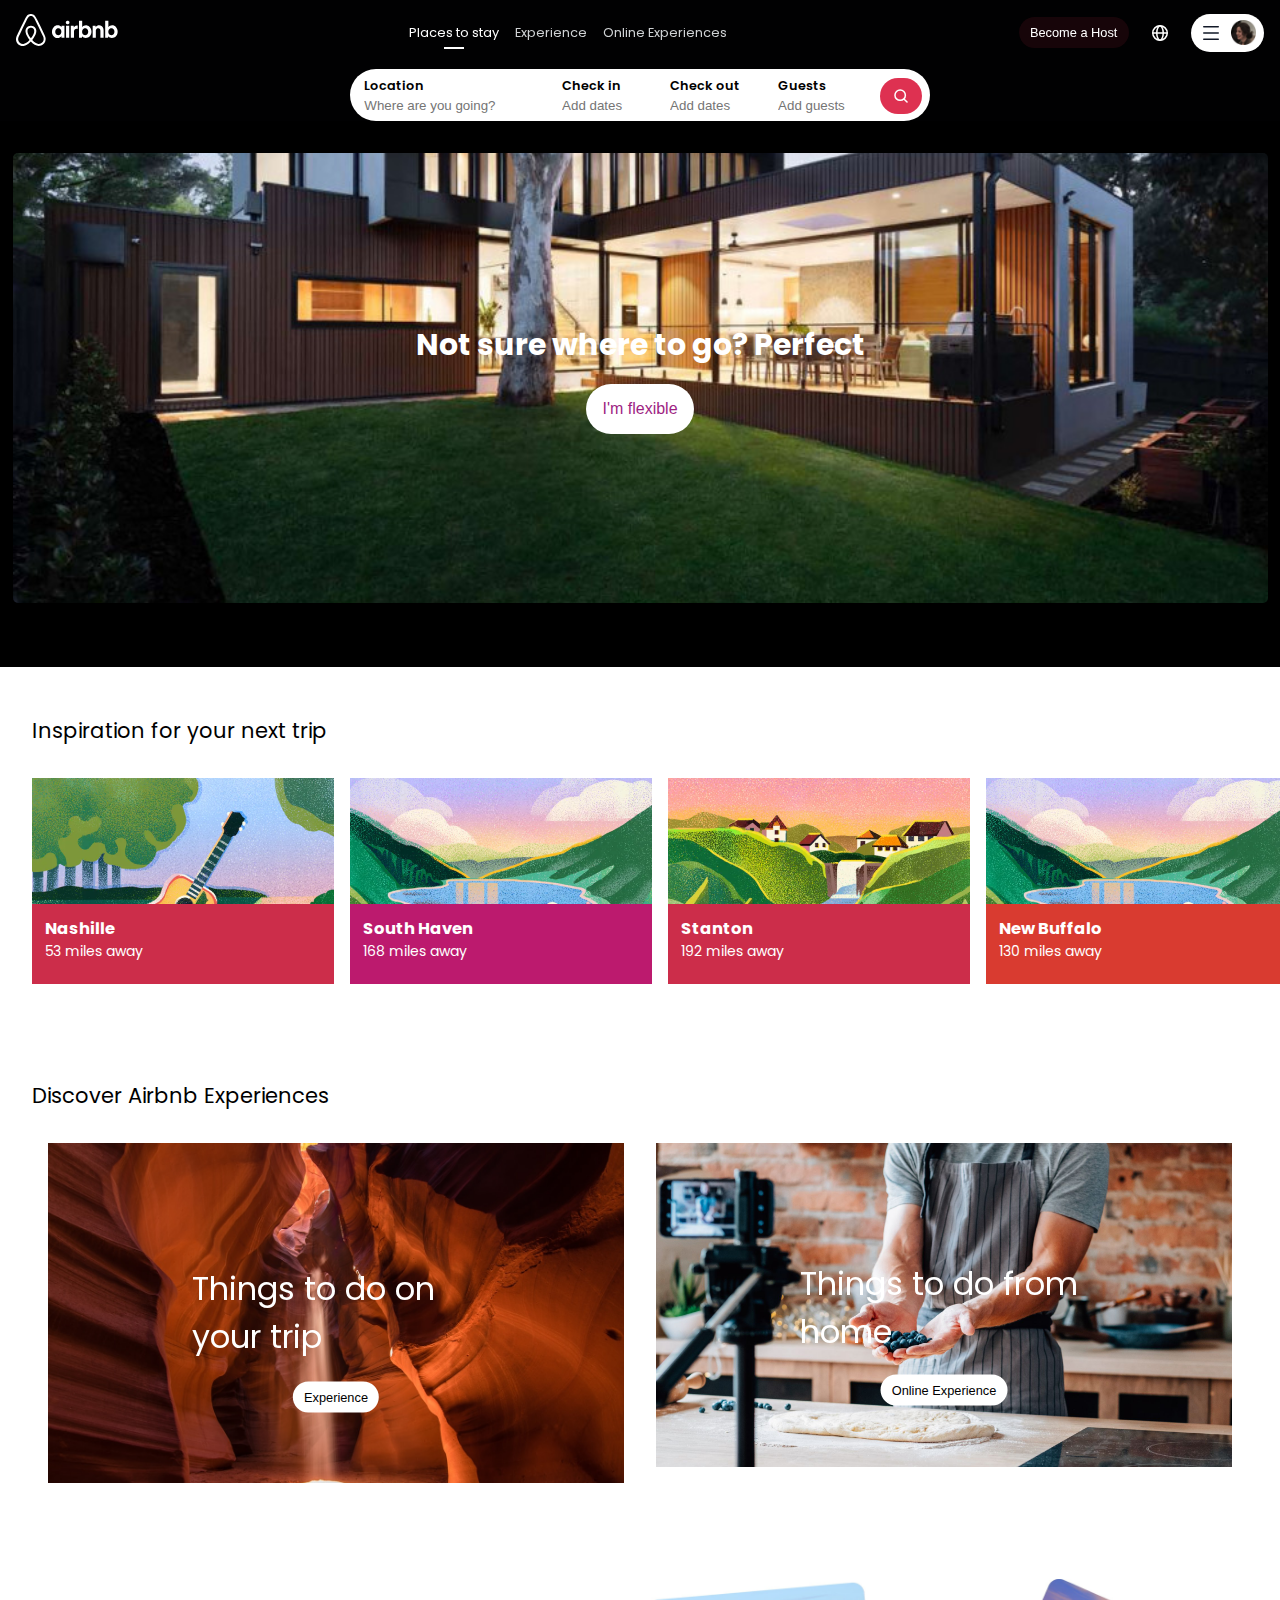
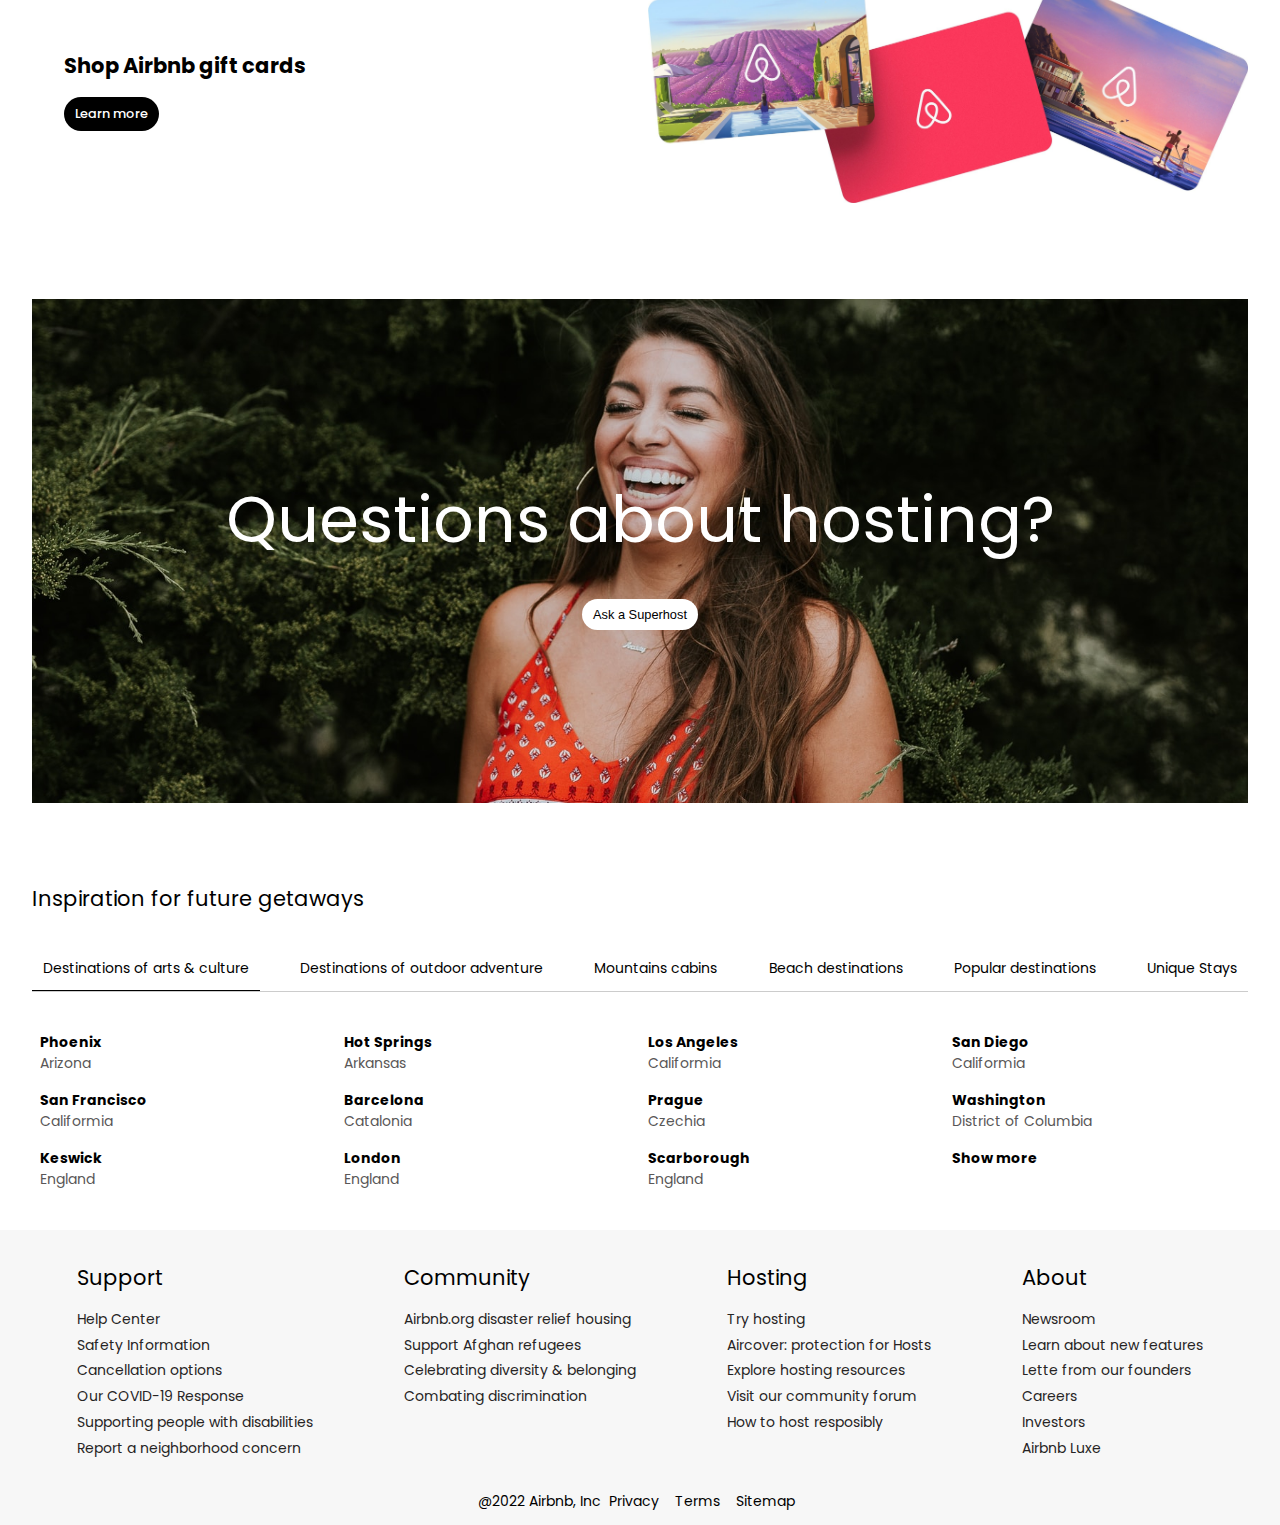
<file: index.html>
<!DOCTYPE html>
<html lang="en">

<head>
    <meta charset="UTF-8">
    <meta name="viewport" content="width=device-width, initial-scale=1.0">
    <meta http-equiv="Content-Type" content="text/html;charset=UTF-8">
    <link rel="preconnect" href="https://fonts.googleapis.com">
<link rel="preconnect" href="https://fonts.gstatic.com" crossorigin>
<link href="https://fonts.googleapis.com/css2?family=Poppins:wght@300;400;500&display=swap" rel="stylesheet">
    <link rel="stylesheet" href="./assets/core/core.css">
    <link rel="stylesheet" href="./assets/css/home.css">
    <title>Home | Airbnb</title>
</head>

<body>
    <header>
        <div class="inner">
            <div class="logo">
                <a href="/" class="logo-link">
                    <svg width="102" height="32" viewBox="0 0 102 32" fill="none" xmlns="http://www.w3.org/2000/svg">
                        <path
                            d="M29.24 22.6799C29.08 22.2899 28.93 21.8799 28.77 21.5299L28.03 19.8599L28 19.8299C25.8 15.0299 23.45 10.1499 20.96 5.34994L20.86 5.14994C20.61 4.67994 20.36 4.15994 20.1 3.67994C19.78 3.10994 19.47 2.49994 18.96 1.91994C18.4628 1.31308 17.8372 0.824133 17.1282 0.488399C16.4192 0.152666 15.6444 -0.0214844 14.86 -0.0214844C14.0755 -0.0214844 13.3008 0.152666 12.5917 0.488399C11.8827 0.824133 11.2571 1.31308 10.76 1.91994C10.29 2.49994 9.93996 3.10994 9.61996 3.67994C9.36996 4.19994 9.11996 4.70994 8.85996 5.17994L8.75996 5.37994C6.30996 10.1799 3.91996 15.0599 1.71996 19.8599L1.65996 19.9199C1.43996 20.4399 1.17996 20.9799 0.929959 21.5599C0.769959 21.9099 0.609959 22.2899 0.449959 22.7099C0.0179916 23.8097 -0.119949 25.0031 0.0497312 26.1724C0.219412 27.3418 0.690857 28.4467 1.4176 29.3784C2.14435 30.31 3.10131 31.0362 4.19418 31.4854C5.28705 31.9346 6.47811 32.0912 7.64996 31.9399C8.77343 31.7921 9.85523 31.4178 10.83 30.8399C12.13 30.1099 13.38 29.0499 14.78 27.5199C16.18 29.0499 17.46 30.1099 18.73 30.8499C19.9513 31.5668 21.3343 31.9624 22.75 31.9999C24.3893 32.0068 25.9758 31.4202 27.2164 30.3487C28.4571 29.2771 29.2682 27.7928 29.5 26.1699C29.7678 25.0037 29.6772 23.7838 29.24 22.6699V22.6799ZM14.88 24.3399C13.16 22.1399 12.04 20.1199 11.66 18.3899C11.5025 17.7489 11.4686 17.0837 11.56 16.4299C11.63 15.9199 11.82 15.4699 12.08 15.0899C12.68 14.2199 13.73 13.6799 14.88 13.6799C15.4261 13.6633 15.9678 13.7824 16.4565 14.0268C16.9452 14.2711 17.3656 14.633 17.68 15.0799C17.94 15.4799 18.13 15.9199 18.19 16.4299C18.29 17.0099 18.25 17.6799 18.09 18.3899C17.71 20.0899 16.59 22.1299 14.88 24.3399ZM27.62 25.8199C27.5063 26.6439 27.1788 27.4237 26.67 28.0816C26.1612 28.7396 25.4888 29.2527 24.72 29.5699C23.96 29.8899 23.12 29.9799 22.3 29.8899C21.5 29.7899 20.7 29.5299 19.88 29.0499C18.5185 28.2084 17.2942 27.1629 16.25 25.9499C18.35 23.3499 19.62 20.9799 20.1 18.8699C20.33 17.8699 20.36 16.9699 20.26 16.1399C20.1351 15.3532 19.8417 14.6028 19.4 13.9399C18.8956 13.2212 18.2223 12.6374 17.4394 12.2398C16.6565 11.8423 15.7879 11.6431 14.91 11.6599C13.06 11.6599 11.41 12.5199 10.41 13.9299C9.9598 14.5911 9.66887 15.3475 9.55996 16.1399C9.42996 16.9799 9.45996 17.9099 9.71996 18.8699C10.2 20.9799 11.5 23.3799 13.57 25.9699C12.5434 27.2061 11.3163 28.2608 9.93996 29.0899C9.10996 29.5699 8.31996 29.8199 7.51996 29.9199C6.27584 30.0793 5.01911 29.7412 4.02292 28.9791C3.02673 28.2169 2.37161 27.0924 2.19996 25.8499C2.09996 25.0499 2.16996 24.2499 2.48996 23.3499C2.58996 23.0299 2.73996 22.7099 2.89996 22.3299C3.11996 21.8099 3.37996 21.2699 3.62996 20.7299L3.66996 20.6599C5.82996 15.8899 8.18996 11.0199 10.64 6.24994L10.74 6.04994C10.99 5.56994 11.24 5.05994 11.5 4.57994C11.76 4.06994 12.04 3.57994 12.4 3.17994C12.7116 2.80797 13.1009 2.50882 13.5406 2.30356C13.9804 2.09831 14.4597 1.99193 14.945 1.99193C15.4302 1.99193 15.9096 2.09831 16.3493 2.30356C16.789 2.50882 17.1783 2.80797 17.49 3.17994C17.84 3.57994 18.13 4.06994 18.39 4.57994C18.64 5.05994 18.89 5.57995 19.15 6.04994L19.25 6.24994C21.69 11.0199 24.05 15.8899 26.25 20.6599L26.28 20.6899C26.54 21.2099 26.76 21.7899 27.01 22.2899C27.17 22.6799 27.33 22.9899 27.43 23.3199C27.62 24.2199 27.72 25.0199 27.62 25.8199ZM41.54 24.1199C40.7864 24.131 40.0401 23.9722 39.3563 23.6554C38.6725 23.3386 38.0688 22.8719 37.59 22.2899C36.514 21.0499 35.943 19.451 35.99 17.8099C35.9735 16.1332 36.563 14.5068 37.65 13.2299C38.1528 12.6406 38.7787 12.1686 39.4836 11.8472C40.1885 11.5259 40.9553 11.3629 41.73 11.3699C42.4589 11.35 43.1809 11.5157 43.8282 11.8516C44.4754 12.1875 45.0266 12.6824 45.43 13.2899L45.53 11.7199H48.45V23.7999H45.52L45.42 22.0399C45.0041 22.6886 44.4294 23.2202 43.7503 23.5842C43.0712 23.9483 42.3104 24.1327 41.54 24.1199ZM42.3 21.2399C42.88 21.2399 43.39 21.0799 43.87 20.7899C44.31 20.4699 44.67 20.0499 44.95 19.5399C45.2 19.0299 45.33 18.4199 45.33 17.7399C45.3689 17.1493 45.254 16.5587 44.9963 16.0259C44.7386 15.493 44.3471 15.0361 43.86 14.6999C43.3919 14.4083 42.8514 14.2537 42.3 14.2537C41.7485 14.2537 41.208 14.4083 40.74 14.6999C40.3 15.0199 39.94 15.4399 39.66 15.9499C39.3955 16.5124 39.2654 17.1286 39.28 17.7499C39.241 18.3405 39.3559 18.9312 39.6136 19.464C39.8713 19.9969 40.2628 20.4538 40.75 20.7899C41.22 21.0799 41.73 21.2399 42.3 21.2399ZM53.45 8.45994C53.45 8.80995 53.39 9.12994 53.23 9.38995C53.07 9.63995 52.85 9.86994 52.56 10.0299C52.27 10.1899 51.96 10.2499 51.64 10.2499C51.32 10.2499 51 10.1899 50.71 10.0299C50.4357 9.87726 50.205 9.65694 50.04 9.38995C49.8851 9.10508 49.8091 8.78401 49.82 8.45994C49.82 8.09995 49.89 7.77994 50.04 7.52994C50.2 7.22994 50.43 7.04994 50.71 6.88994C51 6.72994 51.31 6.65994 51.64 6.65994C51.9583 6.65261 52.273 6.728 52.5535 6.87874C52.8339 7.02948 53.0705 7.25042 53.24 7.51994C53.3855 7.81149 53.4576 8.13418 53.45 8.45994ZM50.05 23.7599V11.6999H53.23V23.7799H50.04L50.05 23.7599ZM61.73 14.8599V14.8999C61.58 14.8299 61.38 14.7999 61.23 14.7699C61.03 14.7299 60.87 14.7299 60.68 14.7299C59.79 14.7299 59.12 14.9899 58.68 15.5299C58.2 16.0799 57.98 16.8499 57.98 17.8399V23.7699H54.79V11.6899H57.72L57.82 13.5199C58.14 12.8799 58.52 12.3999 59.06 12.0399C59.5971 11.6902 60.2294 11.5155 60.87 11.5399C61.1 11.5399 61.32 11.5599 61.51 11.5999C61.61 11.6299 61.67 11.6299 61.73 11.6599V14.8599ZM63.01 23.7599V6.73994H66.19V13.2399C66.64 12.6599 67.15 12.2099 67.79 11.8599C68.8032 11.3632 69.9542 11.2223 71.0573 11.4599C72.1604 11.6976 73.1512 12.3 73.87 13.1699C74.9483 14.4125 75.5195 16.0154 75.47 17.6599C75.4864 19.3367 74.897 20.9631 73.81 22.2399C73.3072 22.8293 72.6813 23.3013 71.9763 23.6227C71.2714 23.944 70.5046 24.1069 69.73 24.0999C69.001 24.1199 68.279 23.9541 67.6317 23.6183C66.9845 23.2824 66.4333 22.7875 66.03 22.1799L65.93 23.7499L63.01 23.7799V23.7599ZM69.16 21.2399C69.73 21.2399 70.24 21.0799 70.72 20.7899C71.16 20.4699 71.52 20.0499 71.8 19.5399C72.06 19.0299 72.18 18.4199 72.18 17.7399C72.18 17.0699 72.06 16.4599 71.8 15.9499C71.5374 15.4582 71.1684 15.0312 70.72 14.6999C70.2519 14.4083 69.7115 14.2537 69.16 14.2537C68.6085 14.2537 68.068 14.4083 67.6 14.6999C67.15 15.0199 66.8 15.4399 66.51 15.9499C66.2455 16.5124 66.1154 17.1286 66.13 17.7499C66.091 18.3405 66.2059 18.9312 66.4636 19.464C66.7213 19.9969 67.1128 20.4538 67.6 20.7899C68.07 21.0799 68.58 21.2399 69.16 21.2399ZM76.67 23.7699V11.6899H79.6L79.7 13.2599C80.0682 12.6581 80.5905 12.1656 81.2128 11.8333C81.8352 11.501 82.535 11.3411 83.24 11.3699C84.0461 11.356 84.8384 11.5801 85.5178 12.0141C86.1973 12.448 86.7337 13.0727 87.06 13.8099C87.41 14.5699 87.6 15.5099 87.6 16.5599V23.7999H84.41V16.9799C84.41 16.1399 84.22 15.4799 83.84 14.9899C83.46 14.5099 82.94 14.2499 82.28 14.2499C81.8 14.2499 81.38 14.3499 81.01 14.5699C80.66 14.7999 80.37 15.0899 80.15 15.4999C79.9275 15.9144 79.8172 16.3798 79.83 16.8499V23.7699H76.67ZM89.19 23.7699V6.72994H92.38V13.2299C92.812 12.6467 93.3741 12.1722 94.0216 11.8441C94.6691 11.5161 95.3841 11.3434 96.11 11.3399C96.8635 11.3289 97.6099 11.4877 98.2937 11.8045C98.9775 12.1213 99.5811 12.588 100.06 13.1699C101.131 14.4125 101.698 16.0105 101.65 17.6499C101.667 19.3269 101.078 20.9536 99.99 22.2299C99.4872 22.8193 98.8613 23.2913 98.1563 23.6127C97.4514 23.934 96.6846 24.0969 95.91 24.0899C95.181 24.1099 94.459 23.9441 93.8117 23.6083C93.1645 23.2724 92.6133 22.7775 92.21 22.1699L92.12 23.7399L89.19 23.7699ZM95.37 21.2399C95.95 21.2399 96.46 21.0799 96.93 20.7899C97.38 20.4699 97.73 20.0499 98.02 19.5399C98.27 19.0299 98.4 18.4199 98.4 17.7399C98.4389 17.1493 98.324 16.5587 98.0663 16.0259C97.8086 15.493 97.4171 15.0361 96.93 14.6999C96.4619 14.4083 95.9215 14.2537 95.37 14.2537C94.8185 14.2537 94.278 14.4083 93.81 14.6999C93.37 15.0199 93.01 15.4399 92.73 15.9499C92.4508 16.5074 92.32 17.1273 92.35 17.7499C92.311 18.3405 92.4259 18.9312 92.6836 19.464C92.9413 19.9969 93.3328 20.4538 93.82 20.7899C94.29 21.0799 94.77 21.2399 95.37 21.2399Z"
                            fill="white" />
                    </svg>
                </a>
            </div>
            <div class="header-menu">
                <ul>
                    <li>
                        <a href="#" class="active">Places to stay</a>
                    </li>
                    <li>
                        <a href="#">Experience</a>
                    </li>
                    <li>
                        <a href="#">Online Experiences</a>
                    </li>
                </ul>
            </div>
            <div class="right-side">
                <button type="button" class="btn secondry">Become a Host</button>
                <button type="button" class="btn icon-btn">
                    <svg width="24" height="24" viewBox="0 0 24 24" fill="none" xmlns="http://www.w3.org/2000/svg">
                        <path
                            d="M19.25 12C19.25 16.0041 16.0041 19.25 12 19.25C7.99594 19.25 4.75 16.0041 4.75 12C4.75 7.99594 7.99594 4.75 12 4.75C16.0041 4.75 19.25 7.99594 19.25 12Z"
                            stroke="white" stroke-width="1.5" stroke-linecap="round" stroke-linejoin="round" />
                        <path
                            d="M15.25 12C15.25 16.5 13.2426 19.25 12 19.25C10.7574 19.25 8.75 16.5 8.75 12C8.75 7.5 10.7574 4.75 12 4.75C13.2426 4.75 15.25 7.5 15.25 12Z"
                            stroke="white" stroke-width="1.5" stroke-linecap="round" stroke-linejoin="round" />
                        <path d="M5 12H19" stroke="white" stroke-width="1.5" stroke-linecap="round"
                            stroke-linejoin="round" />
                    </svg>
                </button>

                <button class="btn profile-btn" type="button">
                    <svg width="24" height="24" viewBox="0 0 24 24" fill="none" xmlns="http://www.w3.org/2000/svg">
                        <path d="M4.75 5.75H19.25" stroke="#111827" stroke-width="1.5" stroke-linecap="round"
                            stroke-linejoin="round" />
                        <path d="M4.75 18.25H19.25" stroke="#111827" stroke-width="1.5" stroke-linecap="round"
                            stroke-linejoin="round" />
                        <path d="M4.75 12H19.25" stroke="#111827" stroke-width="1.5" stroke-linecap="round"
                            stroke-linejoin="round" />
                    </svg>

                    <img src="./assets/images/Avatar.png" alt="User Profile">
                </button>
            </div>
        </div>
    </header>
    <main>
        <!-- Search bar, listings, and map will go here -->
        <div class="search-bar">
            <form action="#" method="get" id="form">
                <div class="input-group">
                    <label for="search">Location</label>
                    <input type="text" id="search" class="input" placeholder="Where are you going?">
                </div>
                <div class="input-group">
                    <label for="check-in">Check in</label>
                    <input type="text" id="check-in" onblur="(this.type='text')" onfocus="(this.type='date')"
                        class="input" placeholder="Add dates">
                </div>
                <div class="input-group">
                    <label for="check-out">Check out</label>
                    <input type="text" id="check-out" onblur="(this.type='text')" onfocus="(this.type='date')"
                        class="input" placeholder="Add dates">
                </div>
                <div class="input-group">
                    <label for="guest">Guests</label>
                    <input type="text" id="guest" class="input" placeholder="Add guests">
                </div>

                <button class="btn primary" type="submit">
                    <svg width="20" height="20" viewBox="0 0 20 20" fill="none" xmlns="http://www.w3.org/2000/svg">
                        <path
                            d="M16.0417 16.0416L12.9167 12.9166M3.95834 9.16658C3.95834 6.2901 6.29019 3.95825 9.16668 3.95825C12.0432 3.95825 14.375 6.2901 14.375 9.16658C14.375 12.0431 12.0432 14.3749 9.16668 14.3749C6.29019 14.3749 3.95834 12.0431 3.95834 9.16658Z"
                            stroke="white" stroke-width="1.5" stroke-linecap="round" stroke-linejoin="round" />
                    </svg>
                </button>
            </form>
        </div>

        <div class="hero-bar">
            <div class="inner">
                <h1>Not sure where to go? Perfect</h1>

                <button class="btn secondry" type="button">I'm flexible</button>
            </div>
        </div>

        <div class="categories">
            <h2 class="heading">Inspiration for your next trip</h2>

            <div class="slider">
                <div class="card">
                    <img src="./assets/images/rect1.png" alt="">
                    <div class="bottom">
                        <h3>Nashille</h3>
                        <p>53 miles away</p>
                    </div>
                </div>
                <div class="card">
                    <img src="./assets/images/rect2.png" alt="">
                    <div class="bottom">
                        <h3>South Haven</h3>
                        <p>168 miles away</p>
                    </div>
                </div>
                <div class="card">
                    <img src="./assets/images/rect3.png" alt="">
                    <div class="bottom">
                        <h3>Stanton</h3>
                        <p>192 miles away</p>
                    </div>
                </div>
                <div class="card">
                    <img src="./assets/images/rect4.png" alt="">
                    <div class="bottom">
                        <h3>New Buffalo</h3>
                        <p>130 miles away</p>
                    </div>
                </div>
            </div>
        </div>

        <div class="experience">
            <h2 class="heading">Discover Airbnb Experiences</h2>

            <div class="slider">
                <div class="card">
                    <img src="./assets/images/exp1.png" alt="" srcset="">

                    <h3>Things to do on your trip</h3>
                    <button type="button" class="btn">Experience</button>
                </div>
                <div class="card">
                    <img src="./assets/images/exp2.png" alt="" srcset="">

                    <h3>Things to do from home</h3>
                    <button type="button" class="btn">Online Experience</button>
                </div>
            </div>
        </div>

        <div class="shop">
            <div class="lp">
                <h2>Shop Airbnb gift cards</h2>

                <a href="#" class="btn">Learn more</a>
            </div>
            <img src="./assets/images/v2704_6504.png" alt="">
        </div>

        <div class="hosting">
            <div class="inner">
                <h2>Questions about hosting?</h2>

                <button type="button" class="btn">
                    Ask a Superhost
                </button>
            </div>
        </div>

        <div class="inspiration">
            <h2 class="heading">Inspiration for future getaways</h2>

            <ul class="tabs">
                <li class="active">
                    <a href="#">Destinations of arts & culture</a>
                </li>
                <li>
                    <a href="#">Destinations of outdoor adventure</a>
                </li>
                <li>
                    <a href="#">Mountains cabins</a>
                </li>
                <li>
                    <a href="#">Beach destinations</a>
                </li>
                <li>
                    <a href="#">Popular destinations</a>
                </li>
                <li>
                    <a href="#">Unique Stays</a>
                </li>
            </ul>

            <ul class="types">
                <li>
                    <b>Phoenix</b>
                    <span>Arizona</span>
                </li>
                <li>
                    <b>Hot Springs</b>
                    <span>Arkansas</span>
                </li>
                <li>
                    <b>Los Angeles</b>
                    <span>Califormia</span>
                </li>
                <li>
                    <b>San Diego</b>
                    <span>Califormia</span>
                </li>
                <li>
                    <b>San Francisco</b>
                    <span>Califormia</span>
                </li>
                <li>
                    <b>Barcelona</b>
                    <span>Catalonia</span>
                </li>
                <li>
                    <b>Prague</b>
                    <span>Czechia</span>
                </li>
                <li>
                    <b>Washington</b>
                    <span>District of Columbia</span>
                </li>
                <li>
                    <b>Keswick</b>
                    <span>England</span>
                </li>
                <li>
                    <b>London</b>
                    <span>England</span>
                </li>
                <li>
                    <b>Scarborough</b>
                    <span>England</span>
                </li>
                <li>
                    <b>Show more</b>
                </li>
            </ul>
        </div>
    </main>
    <footer>
        <!-- Footer will go here -->
        <div class="top">
            <div class="col">
                <h2>Support</h2>
                <ul>
                    <li>
                        <a href="#">Help Center</a>
                    </li>
                    <li>
                        <a href="#">Safety Information</a>
                    </li>
                    <li>
                        <a href="#">Cancellation options</a>
                    </li>
                    <li>
                        <a href="#">Our COVID-19 Response</a>
                    </li>
                    <li>
                        <a href="#">Supporting people with disabilities</a>
                    </li>
                    <li>
                        <a href="#">Report a neighborhood concern</a>
                    </li>
                </ul>
            </div>

            <div class="col">
                <h2>Community</h2>
                <ul>
                    <li>
                        <a href="#">Airbnb.org disaster relief housing</a>
                    </li>
                    <li>
                        <a href="#">Support Afghan refugees</a>
                    </li>
                    <li>
                        <a href="#">Celebrating diversity & belonging</a>
                    </li>
                    <li>
                        <a href="#">Combating discrimination</a>
                    </li>
                </ul>
            </div>

            <div class="col">
                <h2>Hosting</h2>
                <ul>
                    <li>
                        <a href="#">Try hosting</a>
                    </li>
                    <li>
                        <a href="#">Aircover: protection for Hosts</a>
                    </li>
                    <li>
                        <a href="#">Explore hosting resources</a>
                    </li>
                    <li>
                        <a href="#">Visit our community forum</a>
                    </li>
                    <li>
                        <a href="#">How to host resposibly</a>
                    </li>
                </ul>
            </div>

            <div class="col">
                <h2>About</h2>
                <ul>
                    <li>
                        <a href="#">Newsroom</a>
                    </li>
                    <li>
                        <a href="#">Learn about new features</a>
                    </li>
                    <li>
                        <a href="#">Lette from our founders</a>
                    </li>
                    <li>
                        <a href="#">Careers</a>
                    </li>
                    <li>
                        <a href="#">Investors</a>
                    </li>
                    <li>
                        <a href="#">Airbnb Luxe</a>
                    </li>
                </ul>
            </div>
        </div>

        <div class="bottom">
            <p>@2022 Airbnb, Inc</p>

            <a href="#">Privacy</a>
            <a href="#">Terms</a>
            <a href="#">Sitemap</a>
        </div>
    </footer>


    <script src="./assets/core/core.js"></script>
    <script src="./assets/js/home.js"></script>
</body>

</html>
</file>
<file: assets/core/core.css>
:root {
    --main: #DE3151;
    --light-main: #DE31511A;
}

*,
::after,
::before {
    margin: 0;
    padding: 0;
    box-sizing: border-box;
}

body {
    scroll-behavior: smooth;
    font-size: 14px;
    font-family: "Poppins", sans-serif;
    font-weight: 400;
    color: #000;
    min-height: 100vh;
    width: 100%;
}

/* Buttons */
.btn {
    background: transparent;
    border: 0;
    outline: 0;
    appearance: none;
    color: #fff;
    padding: 0.5rem 0.7rem;
    transition: 0.3s;
    border-radius: 30px;
    display: inline-flex;
    align-items: center;
    cursor: pointer;
    user-select: none;
    font-size: 0.8rem;
    font-weight: 500;
}

.btn:hover {
    opacity: 0.7;
}

.btn:active {
    transform: scale(0.95);
}

.btn.secondry {
    background-color: var(--light-main);
}

.btn.primary {
    background-color: var(--main);
}


/* Input */
.input {
    padding: 0.5rem 0.7rem;
    border-radius: 30px;
    border: 0;
    outline: 0;
    background-color: transparent;
    appearance: none;
    color: #000;
    transition: 0.3s;
}

/* Footer */
footer {
    width: 100%;
    background-color: #f7f7f7;
    padding: 2rem;
    padding-bottom: 0;
}

footer .top {
    display: flex;
    align-items: flex-start;
    justify-content: space-around;
}

footer .top h2 {
    font-weight: 400;
    margin-bottom: 1rem;
}

footer .top ul {
    list-style: none;
}

footer .top ul a {
    color: #262424;
    margin-bottom: 0.8rem;
    text-decoration: none;
}

footer .top ul li {
    margin-bottom: 0.3rem;
}

footer .bottom {
    padding: 0.8rem;
    display: flex;
    align-items: center;
    justify-content: center;
    margin-top: 0.9rem;
}

footer .bottom a {
    color: #000;
    text-decoration: none;
    margin: 0 0.5rem;
}
</file>
<file: assets/css/home.css>
header {
    width: 100%;
    display: flex;
    justify-content: center;
    background-color: #010102;
    padding-top: 0.8rem;
}

header .inner {
    display: flex;
    align-items: center;
    justify-content: space-between;
    width: 100%;
    position: sticky;
    position: -webkit-sticky;
    top: 0;
    padding: 0 16px;
    max-width: 1296px;
}

.header-menu ul {
    list-style: none;
    display: flex;
    align-items: center;
    flex-direction: row;
}

.header-menu li {
    margin: 0 8px;
}

.header-menu a {
    font-size: 0.8rem;
    color: #cfd2d4;
    text-decoration: none;
    transition: 0.3s;
    position: relative;
}

.header-menu a::after {
    position: absolute;
    content: '';
    bottom: 0px;
    left: 50%;
    transform: translateX(-50%) translateY(8px);
    background-color: #fff;
    height: 2px;
    transition: 0.3ss;
}

.header-menu a:hover,
.header-menu a.active {
    color: #fff;
}

.header-menu a:hover::after,
.header-menu a.active::after {
    width: 20px;
}

.right-side {
    display: flex;
    align-items: center;
}

.right-side .icon-btn {
    margin: 0 0.5rem;
}

.right-side img {
    height: 25px;
    width: 25px;
    margin-left: 0.5rem;
}

.profile-btn {
    background-color: #fff;
    padding: 0.4rem 0.5rem;
}

.search-bar {
    background-color: #010102;
    display: flex;
    align-items: center;
    justify-content: center;
    padding-top: 1rem;
}

.search-bar form {
    display: flex;
    align-items: center;
    background-color: #fff;
    border-radius: 30px;
    padding: 0.5rem;
    padding-bottom: 0.3rem;
}

.search-bar label {
    display: block;
    color: #000;
    font-weight: 600;
    font-size: 0.8rem;
    margin-left: 0.4rem;
}

.search-bar .input-group:not(:last-child) {
    margin-right: 0.5rem;
}

.search-bar .input {
    padding: 0 0.4rem;
}

.search-bar .input-group:not(:first-child) .input {
    width: 100px;
}

.hero-bar {
    width: 100%;
    display: flex;
    align-items: center;
    justify-content: center;
    padding: 2rem 0;
    padding-bottom: 4rem;
    background-color: #000;
}

.hero-bar .inner {
    height: 450px;
    display: flex;
    align-items: center;
    justify-content: center;
    flex-direction: column;
    background-image: url(../images/hero.jpg);
    background-size: 100%;
    background-position-y: -250px;
    background-repeat: no-repeat;
    max-width: 1255px;
    width: 100%;
    border-radius: 5px;
}

.hero-bar .inner h1 {
    font-size: 30px;
    color: #ffffff;
}

.hero-bar .inner .btn {
    background-color: #fff;
    color: #9E1F83;
    font-size: 1rem;
    padding: 1rem;
    margin-top: 1rem;
}

/* categories */
.categories {
    padding: 3rem 2rem;
}

.heading {
    font-weight: 400;
}

.slider {
    margin-top: 2rem;
    width: 100%;
    display: flex;
    align-items: flex-start;
    justify-content: space-around;
}

.categories .card:not(:last-child) {
    margin-right: 1rem;
}

.categories .card {
    position: relative;
}

.categories .card .bottom {
    background-color: #000;
    color: #fff;
    padding: 0.8rem;
    position: absolute;
    width: 100%;
    bottom: 0;
    height: 5rem;
}

.categories .card:first-child .bottom {
    background-color: #CC2D4A;
}

.categories .card:nth-child(2) .bottom {
    background-color: #BC1A6E;
}

.categories .card:nth-child(3) .bottom {
    background-color: #CC2D4A;
}

.categories .card:nth-child(4) .bottom {
    background-color: #D93B30;
}

/* experience */
.experience {
    padding: 3rem 2rem;
}

.experience .slider {
    margin-top: 2rem;
    width: 100%;
    display: flex;
    align-items: flex-start;
    justify-content: space-around;
}

.experience .card {
    width: 100%;
    margin: 0 1rem;
    max-height: 340px;
    position: relative;
    overflow: hidden;
}

.experience .card img {
    max-width: 100%;
    height: 100%;
}

.experience .card h3 {
    position: absolute;
    top: 50%;
    left: 50%;
    color: #fff;
    font-size: 2rem;
    font-weight: 400;
    transform: translate(-50%, -50%);
}

.experience .card button {
    position: absolute;
    top: 70%;
    left: 50%;
    color: #000;
    margin-top: 1rem;
    transform: translate(-50%, -50%);
    background-color: #fff;
}

/* shop */
.shop {
    padding: 3rem 2rem;
    display: flex;
    align-items: center;
}

.shop img {
    max-width: 600px;
    margin-left: auto;
}

.shop .btn {
    text-decoration: none;
    background-color: #000;
    color: #fff;
    margin-top: 1rem;
}

.shop .lp {
    padding-left: 2rem;
}

/* hosting */
.hosting {
    padding: 3rem 2rem;
    display: flex;
    justify-content: center;
    align-items: center;
    max-width: 100%;
    height: 600px;
}

.hosting .inner {
    width: 100%;
    height: 100%;
    padding: 2rem;
    display: flex;
    align-items: center;
    justify-content: center;
    flex-direction: column;
    background-repeat: no-repeat;
    background-size: 100%;
    background-position-y: 60%;
    background-image: url(../images/v2704_6505.png);
}

.hosting h2 {
    color: #fff;
    font-size: 4rem;
    font-weight: 400;
}

.hosting button {
    background-color: #fff;
    margin-top: 2rem;
    color: #000;
}

/* inspiration */
.inspiration {
    padding: 2rem;
}

.inspiration .tabs {
    list-style: none;
    display: flex;
    align-items: center;
    justify-content: space-between;
    margin-top: 2rem;
    border-bottom: 1px solid #ccc;
}

.inspiration .tabs a {
    color: #000;
    text-decoration: none;
}

.inspiration .tabs li {
    padding: 0.7rem;
}

.inspiration .tabs li:hover {
    background-color: #f7f7f7;
}

.inspiration .tabs li.active {
    border-bottom: 1px solid #000;
}

.inspiration .types {
    list-style-type: none;
    display: flex;
    flex-wrap: wrap;
    margin-top: 2rem;
}

.inspiration .types li {
    flex: 1 1 25%;
    padding: 0.5rem;
}

.inspiration .types li b {
    display: block;
}

.inspiration .types li span {
    color: #595757;
}
</file>
